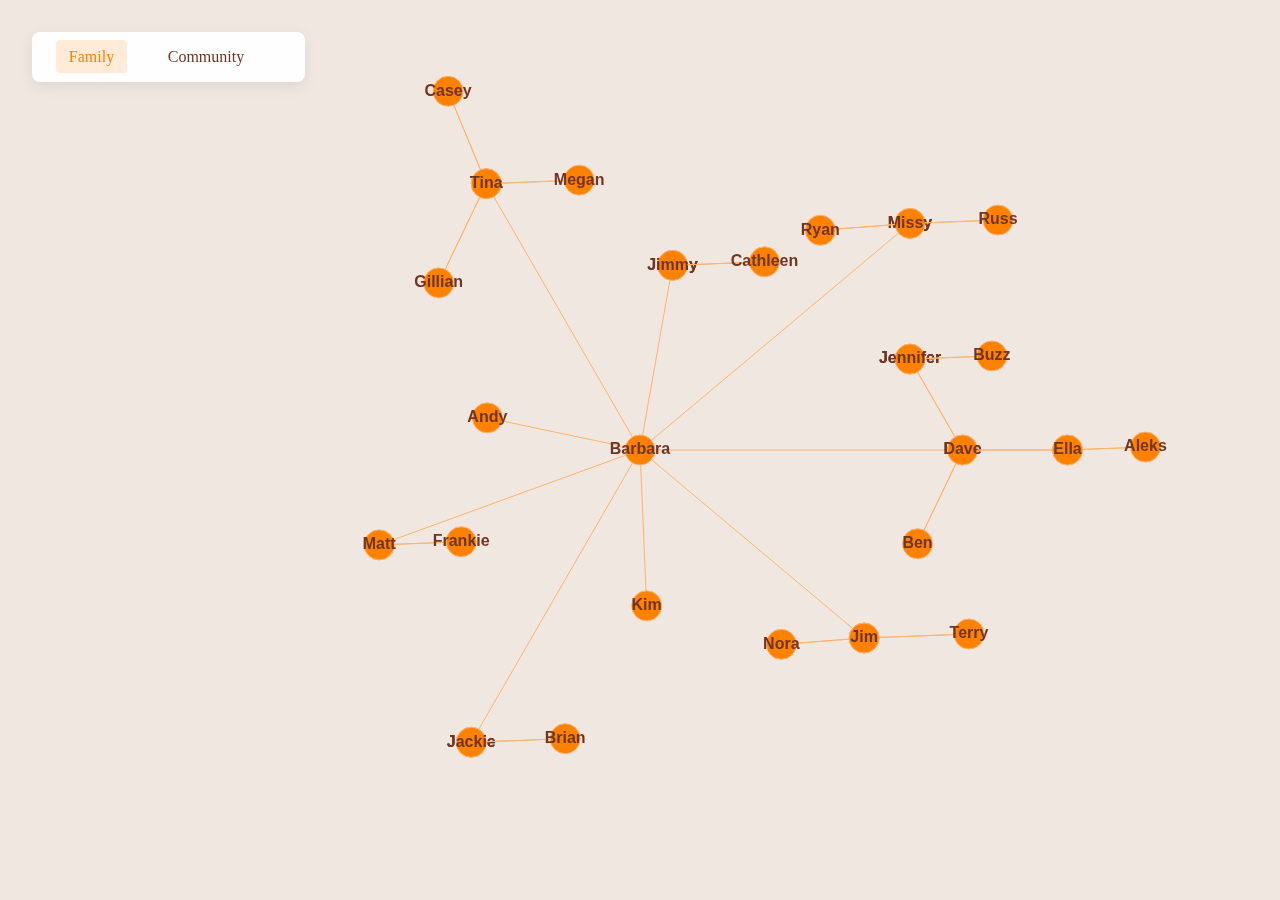
<file: index.html>
<!DOCTYPE html>
<html>
    <head>
        <meta charset="utf-8">      
        <meta name="viewport" content="width=device-width, initial-scale=1.0">
        <title>Dood</title>
        <link rel="stylesheet" href="doodstyle.css">
    </head>
    <body class="canvas-page">
        <nav class="nav-bar">
            <a href="Doods.html" class="active">Family</a>
            <a href="community.html">Community</a>
        </nav>
        <div id="canvasContainer">
            <canvas id="myCanvas"></canvas>
        </div>
        <div id="infoPanel">
            <h3 id="infoPanelTitle"></h3>
            <p id="infoPanelText"></p>
        </div>
        <script src="doodscript.js"></script>
    </body>
</html>
</file>
<file: doodstyle.css>
* {
    margin: 0;
    padding: 0;
    box-sizing: border-box;
}

html, body {
    margin: 0;
    padding: 0;
    width: 100%;
    height: 100%;
}

.canvas-page {
    overflow: hidden;
}

#canvasContainer {
    position: fixed;
    top: 0;
    left: 0;
    height: 100vh;
    transition: all 0.3s ease-in-out;
    z-index: 1;
    box-shadow: 2px 0 10px rgba(0,0,0,0.1);
}

#myCanvas {
    display: block;
    background-color: #efe7e0;
    width: 100%;
    height: 100%;
}

#infoPanel {
    position: fixed;
    top: 0;
    right: 0;
    width: 25%;
    height: 100vh;
    margin: 0;
    background-color: rgba(255, 255, 255, 0.95);
    padding: 2rem;
    box-shadow: -4px 0 15px rgba(0,0,0,0.08);
    overflow-y: auto;
    box-sizing: border-box;
    z-index: 1000;
    opacity: 0;
    transition: all 0.3s ease-in-out;
    backdrop-filter: blur(10px);
}

#infoPanelTitle {
    font-size: 2rem;
    margin-bottom: 1.8rem;
    font-weight: 700;
    color: #703422;
}

#infoPanelText {
    font-size: 1.15rem;
    line-height: 1.8;
    color: #703422;
    font-weight: 400;
    letter-spacing: 0.01em;
}

.nav-bar {
    position: fixed;
    top: 2rem;
    left: 2rem;
    z-index: 1000;
    background: rgba(255, 255, 255, 0.95);
    padding: 1rem 1.5rem;
    border-radius: 8px;
    box-shadow: 0 4px 15px rgba(0,0,0,0.08);
    backdrop-filter: blur(10px);
}

.nav-bar a {
    text-decoration: none;
    color: #703422;
    margin-right: 1.5rem;
    font-weight: 500;
    transition: all 0.2s ease;
    padding: 0.5rem 0.8rem;
    border-radius: 4px;
}

.nav-bar a:hover {
    color: #ff8100;
    background-color: rgba(255, 129, 0, 0.1);
}

.nav-bar a.active {
    color: #ff8100;
    background-color: rgba(255, 129, 0, 0.15);
}

.about-content {
    max-width: 800px;
    margin: 5rem auto 1.5rem;
    padding: 2rem;
    line-height: 1.7;
    text-align: center;
    color: #4a4a4a;
}

summary {
    background-color: #d16404;
    color: white;
    padding: 0.3rem 0.5rem;
    border-radius: 4px;
    cursor: pointer;
    transition: all 0.2s ease;
    font-weight: 500;
    font-size: 0.95rem;
}

summary:hover {
    background-color: #e67300;
}

.content-section {
    text-align: left;
    padding: 1.5rem;
    background-color: rgba(255, 255, 255, 0.95);
    border-radius: 8px;
    box-shadow: 0 4px 15px rgba(0,0,0,0.08);
    margin: 1rem 0;
    backdrop-filter: blur(10px);
}

.content {
    padding: 1rem;
    color: #4a4a4a;
}
</file>
